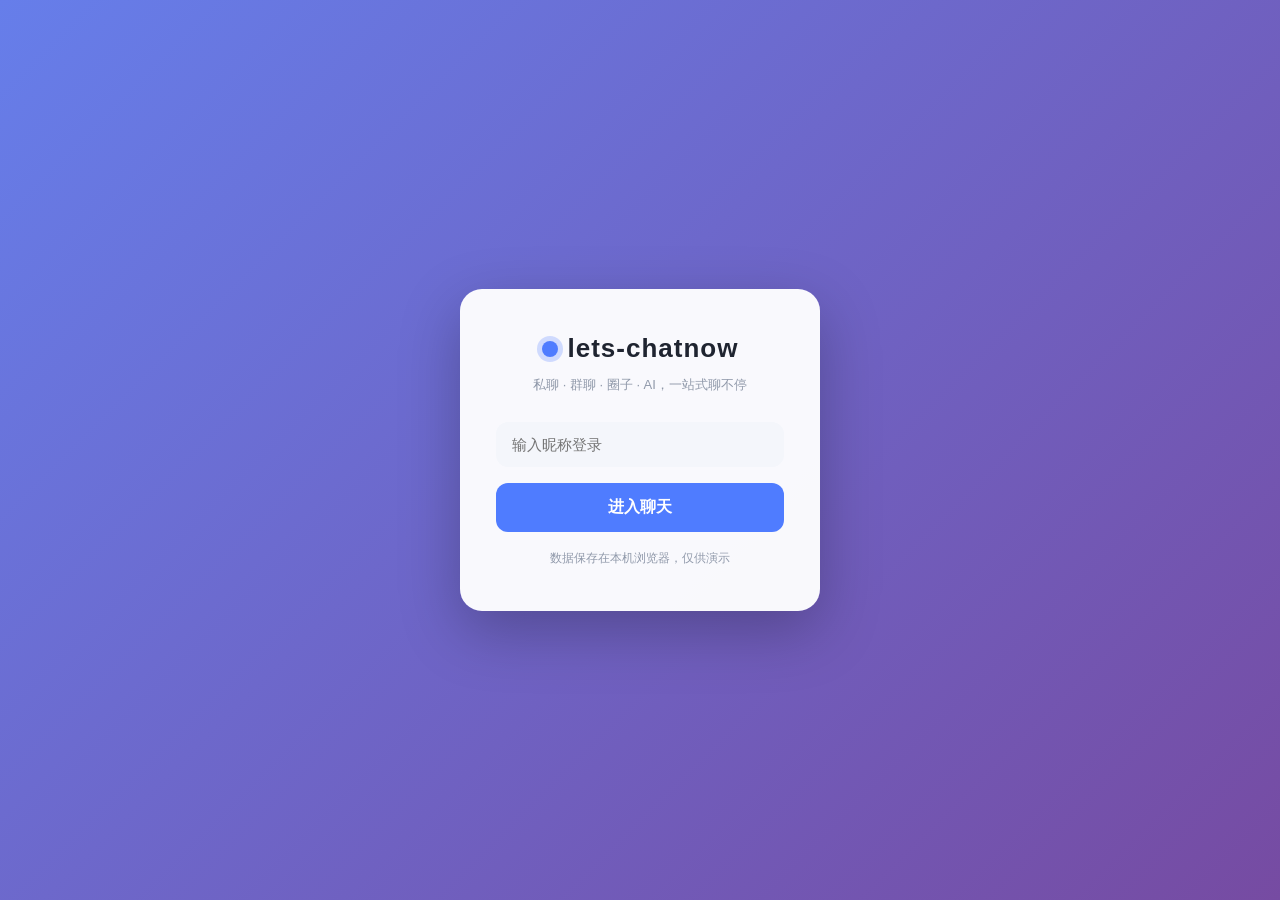
<file: index.html>
<!DOCTYPE html>
<html lang="zh-CN">
<head>
  <meta charset="UTF-8">
  <meta name="viewport" content="width=device-width, initial-scale=1.0">
  <title>lets-chatnow · 登录</title>
  <link rel="stylesheet" href="css/style.css">
</head>
<body class="login-body">
  <div class="login-card">
    <div class="login-logo">
      <span class="logo-dot"></span>
      <h1>lets-chatnow</h1>
    </div>
    <p class="login-sub">私聊 · 群聊 · 圈子 · AI，一站式聊不停</p>
    <input id="nickname" type="text" placeholder="输入昵称登录" maxlength="12" autocomplete="off">
    <button id="loginBtn">进入聊天</button>
    <p class="login-tip">数据保存在本机浏览器，仅供演示</p>
  </div>
  <script src="js/data.js"></script>
  <script src="js/login.js"></script>
</body>
</html>
</file>
<file: css/style.css>
/* ============ 基础 ============ */
* { margin: 0; padding: 0; box-sizing: border-box; }
:root {
  --primary: #4f7cff;
  --primary-dark: #3a63d8;
  --bg: #f4f6fb;
  --side: #ffffff;
  --line: #ebedf2;
  --text: #1f2430;
  --muted: #9099aa;
  --bubble-me: #4f7cff;
  --bubble-you: #ffffff;
  --radius: 14px;
}
body {
  font-family: -apple-system, BlinkMacSystemFont, "Segoe UI", "PingFang SC",
    "Microsoft YaHei", sans-serif;
  color: var(--text);
  background: var(--bg);
  height: 100vh;
  overflow: hidden;
}
button { cursor: pointer; border: none; outline: none; font-family: inherit; }
input { outline: none; border: none; font-family: inherit; }

/* ============ 登录页 ============ */
.login-body {
  display: flex; align-items: center; justify-content: center;
  background: linear-gradient(135deg, #667eea 0%, #764ba2 100%);
}
.login-card {
  width: 360px; padding: 44px 36px; border-radius: 22px;
  background: rgba(255,255,255,.96);
  box-shadow: 0 20px 60px rgba(0,0,0,.25);
  text-align: center;
}
.login-logo { display: flex; align-items: center; justify-content: center; gap: 10px; }
.logo-dot {
  width: 16px; height: 16px; border-radius: 50%;
  background: var(--primary); box-shadow: 0 0 0 5px rgba(79,124,255,.25);
}
.login-logo h1 { font-size: 26px; letter-spacing: 1px; }
.login-sub { color: var(--muted); font-size: 13px; margin: 12px 0 28px; }
.login-card input {
  width: 100%; padding: 14px 16px; border-radius: 12px;
  background: var(--bg); font-size: 15px; margin-bottom: 16px;
}
.login-card button {
  width: 100%; padding: 14px; border-radius: 12px; font-size: 16px; font-weight: 600;
  background: var(--primary); color: #fff; transition: .2s;
}
.login-card button:hover { background: var(--primary-dark); }
.login-tip { color: var(--muted); font-size: 12px; margin-top: 18px; }

/* ============ 主界面 ============ */
.app-body { background: var(--bg); }
.app {
  display: flex; height: 100vh; max-width: 1200px; margin: 0 auto;
  background: var(--side); box-shadow: 0 0 40px rgba(0,0,0,.06);
}

/* 侧边栏 */
.sidebar {
  width: 300px; display: flex; flex-direction: column;
  border-right: 1px solid var(--line); background: #fafbfe;
}
.me { display: flex; align-items: center; gap: 12px; padding: 20px 18px; border-bottom: 1px solid var(--line); }
.avatar {
  width: 44px; height: 44px; border-radius: 50%;
  background: linear-gradient(135deg, #667eea, #764ba2);
  color: #fff; display: flex; align-items: center; justify-content: center;
  font-weight: 700; font-size: 16px; flex-shrink: 0;
}
.me-info { flex: 1; min-width: 0; }
.me-name { font-weight: 600; font-size: 15px; }
.me-status { font-size: 12px; color: #22c55e; }
.logout { font-size: 18px; color: var(--muted); background: none; transition: .2s; }
.logout:hover { color: #f87171; }

.tabs { display: flex; padding: 12px 12px 0; gap: 6px; flex-wrap: wrap; }
.tab {
  flex: 1; min-width: 60px; padding: 9px 4px; border-radius: 10px;
  font-size: 12.5px; font-weight: 500; background: none; color: var(--muted);
  transition: .15s; white-space: nowrap;
}
.tab:hover { background: var(--line); }
.tab.active { background: var(--primary); color: #fff; }

.search { padding: 12px 14px; }
.search input {
  width: 100%; padding: 10px 14px; border-radius: 10px;
  background: var(--bg); font-size: 13px;
}

.session-list { flex: 1; overflow-y: auto; padding: 0 8px 12px; }
.session {
  display: flex; align-items: center; gap: 11px; padding: 12px;
  border-radius: 12px; cursor: pointer; transition: .15s;
}
.session:hover { background: var(--line); }
.session.active { background: rgba(79,124,255,.12); }
.session .avatar { width: 40px; height: 40px; font-size: 14px; }
.sess-info { flex: 1; min-width: 0; }
.sess-top { display: flex; justify-content: space-between; align-items: baseline; }
.sess-name { font-size: 14.5px; font-weight: 600; }
.sess-time { font-size: 11px; color: var(--muted); flex-shrink: 0; }
.sess-preview {
  font-size: 12.5px; color: var(--muted); margin-top: 3px;
  white-space: nowrap; overflow: hidden; text-overflow: ellipsis;
}
.badge {
  background: #f87171; color: #fff; font-size: 11px; font-weight: 700;
  border-radius: 10px; min-width: 18px; height: 18px; padding: 0 5px;
  display: inline-flex; align-items: center; justify-content: center;
}
.no-session { text-align: center; color: var(--muted); font-size: 13px; padding: 30px 10px; }

/* 聊天区 */
.chat { flex: 1; display: flex; flex-direction: column; min-width: 0; }
.chat-header { padding: 18px 24px; border-bottom: 1px solid var(--line); }
.chat-title { font-size: 17px; font-weight: 700; }
.chat-desc { font-size: 12.5px; color: var(--muted); margin-top: 3px; }
.msg-box { flex: 1; overflow-y: auto; padding: 24px; display: flex; flex-direction: column; gap: 16px; }
.empty-tip { margin: auto; color: var(--muted); font-size: 15px; }

.msg { display: flex; gap: 10px; align-items: flex-end; max-width: 75%; }
.msg .avatar { width: 34px; height: 34px; font-size: 12px; }
.msg-meta { font-size: 11px; color: var(--muted); margin-bottom: 4px; }
.msg-bubble {
  padding: 10px 14px; border-radius: 14px; font-size: 14.5px;
  line-height: 1.5; word-break: break-word;
  background: var(--bubble-you); box-shadow: 0 2px 8px rgba(0,0,0,.05);
  border-bottom-left-radius: 4px;
}
.msg.me { align-self: flex-end; flex-direction: row-reverse; }
.msg.me .msg-bubble {
  background: var(--bubble-me); color: #fff; border-bottom-left-radius: 14px;
  border-bottom-right-radius: 4px;
}
.msg-ai .msg-bubble { background: #f0f7ff; }
.sys-msg { align-self: center; font-size: 12px; color: var(--muted); background: rgba(0,0,0,.04); padding: 4px 14px; border-radius: 20px; }

.composer { display: flex; gap: 10px; padding: 16px 24px; border-top: 1px solid var(--line); }
.composer input {
  flex: 1; padding: 13px 16px; border-radius: 12px; background: var(--bg); font-size: 15px;
}
.composer button {
  padding: 0 26px; border-radius: 12px; background: var(--primary); color: #fff;
  font-size: 15px; font-weight: 600; transition: .2s;
}
.composer button:hover:not(:disabled) { background: var(--primary-dark); }
.composer button:disabled, .composer input:disabled { opacity: .4; cursor: not-allowed; }

/* 滚动条 */
::-webkit-scrollbar { width: 6px; }
::-webkit-scrollbar-thumb { background: #d5dae6; border-radius: 3px; }
</file>
